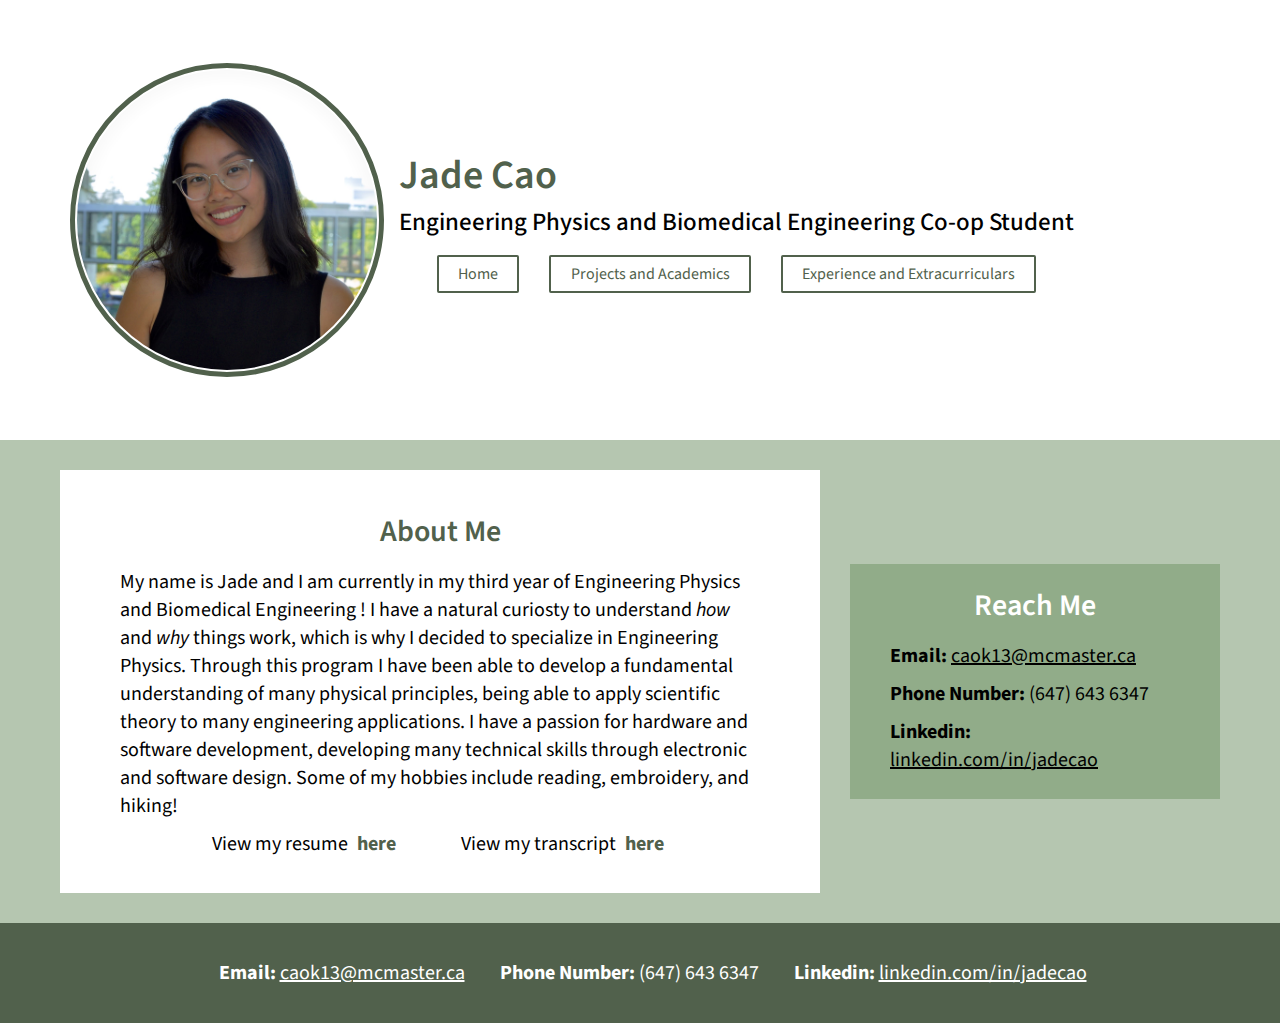
<file: index.html>
<html lang="en">
  <head>
    <meta charset="UTF-8" />
    <meta http-equiv="X-UA-Compatible" content="IE=edge" />
    <meta name="viewport" content="width=device-width, initial-scale=1.0" />
    <link rel="stylesheet" href="stylehome.css" />
    <link rel="preconnect" href="https://fonts.googleapis.com" />
    <link rel="preconnect" href="https://fonts.gstatic.com" crossorigin />
    <link
      href="https://fonts.googleapis.com/css2?family=Source+Sans+Pro:wght@400;600&display=swap"
      rel="stylesheet"
    />

    <title>Jade Cao Main Page</title>
  </head>
  <body>
    <div class="home">
      <div class="home__header-container">
        <div class="home__header-content">
          <img src="assets/headshot.jpg" alt="" class="home__image" />
          <div class="home__title-container">
            <h1 class="home__name">Jade Cao</h1>
            <p class="home__description">
              Engineering Physics and Biomedical Engineering Co-op Student
            </p>

            <div class="home__nav">
              <a class="content__button" href="index.html">
                <b>Home</b>
              </a>

              <a class="content__button" href="projects.html">
                <b>Projects and Academics</b>
              </a>

              <a class="content__button" href="experience.html">
                <b>Experience and Extracurriculars</b>
              </a>
            </div>
          </div>
        </div>
      </div>

      <div class="home__content-container">
        <div class="home__contentfirst">
          <div class="home__left-container">
            <h1 class="content__title">About Me</h1>
            <p class="content__description">
              My name is Jade and I am currently in my third year of Engineering
              Physics and Biomedical Engineering ! I have a natural curiosty to
              understand
              <i> how </i> and <i> why </i> things work, which is why I decided
              to specialize in Engineering Physics. Through this program I have
              been able to develop a fundamental understanding of many physical
              principles, being able to apply scientific theory to many
              engineering applications. I have a passion for hardware and
              software development, developing many technical skills through
              electronic and software design. Some of my hobbies include
              reading, embroidery, and hiking!
            </p>

            <div class="links">
              <p class="content__description">
                View my resume
                <a
                  class="content__description-green"
                  href="assets/"
                  target="_blank"
                >
                  <b>here</b>
                </a>
              </p>

              <p class="content__description">
                View my transcript
                <a
                  class="content__description-green"
                  href="assets/transcript.pdf"
                  target="_blank"
                >
                  <b>here</b>
                </a>
              </p>
            </div>
          </div>

          <div class="home__right-container">
            <h1 class="content__title__highlight">Reach Me</h1>
            <div class="rightcontent">
              <a class="content__description" href="mailto:caok13@mcmaster.ca">
                <b>Email:</b> <u> caok13@mcmaster.ca </u>
              </a>
              <p class="content__description">
                <b>Phone Number:</b> (647) 643 6347
              </p>
              <a
                class="content__description"
                href="https://www.linkedin.com/in/jadecao"
                target="_blank"
              >
                <b>Linkedin:</b> <u> linkedin.com/in/jadecao </u>
              </a>
            </div>
          </div>
        </div>
      </div>
      <div class="footer">
        <div class="footer-container">
          <a
            class="content__description-white"
            href="mailto:caok13@mcmaster.ca"
          >
            <b>Email:</b> <u> caok13@mcmaster.ca </u>
          </a>
          <p class="content__description-white">
            <b>Phone Number:</b> (647) 643 6347
          </p>
          <a
            class="content__description-white"
            href="https://www.linkedin.com/in/jadecao"
            target="_blank"
          >
            <b>Linkedin:</b> <u> linkedin.com/in/jadecao </u>
          </a>
        </div>
      </div>
    </div>
  </body>
</html>
</file>
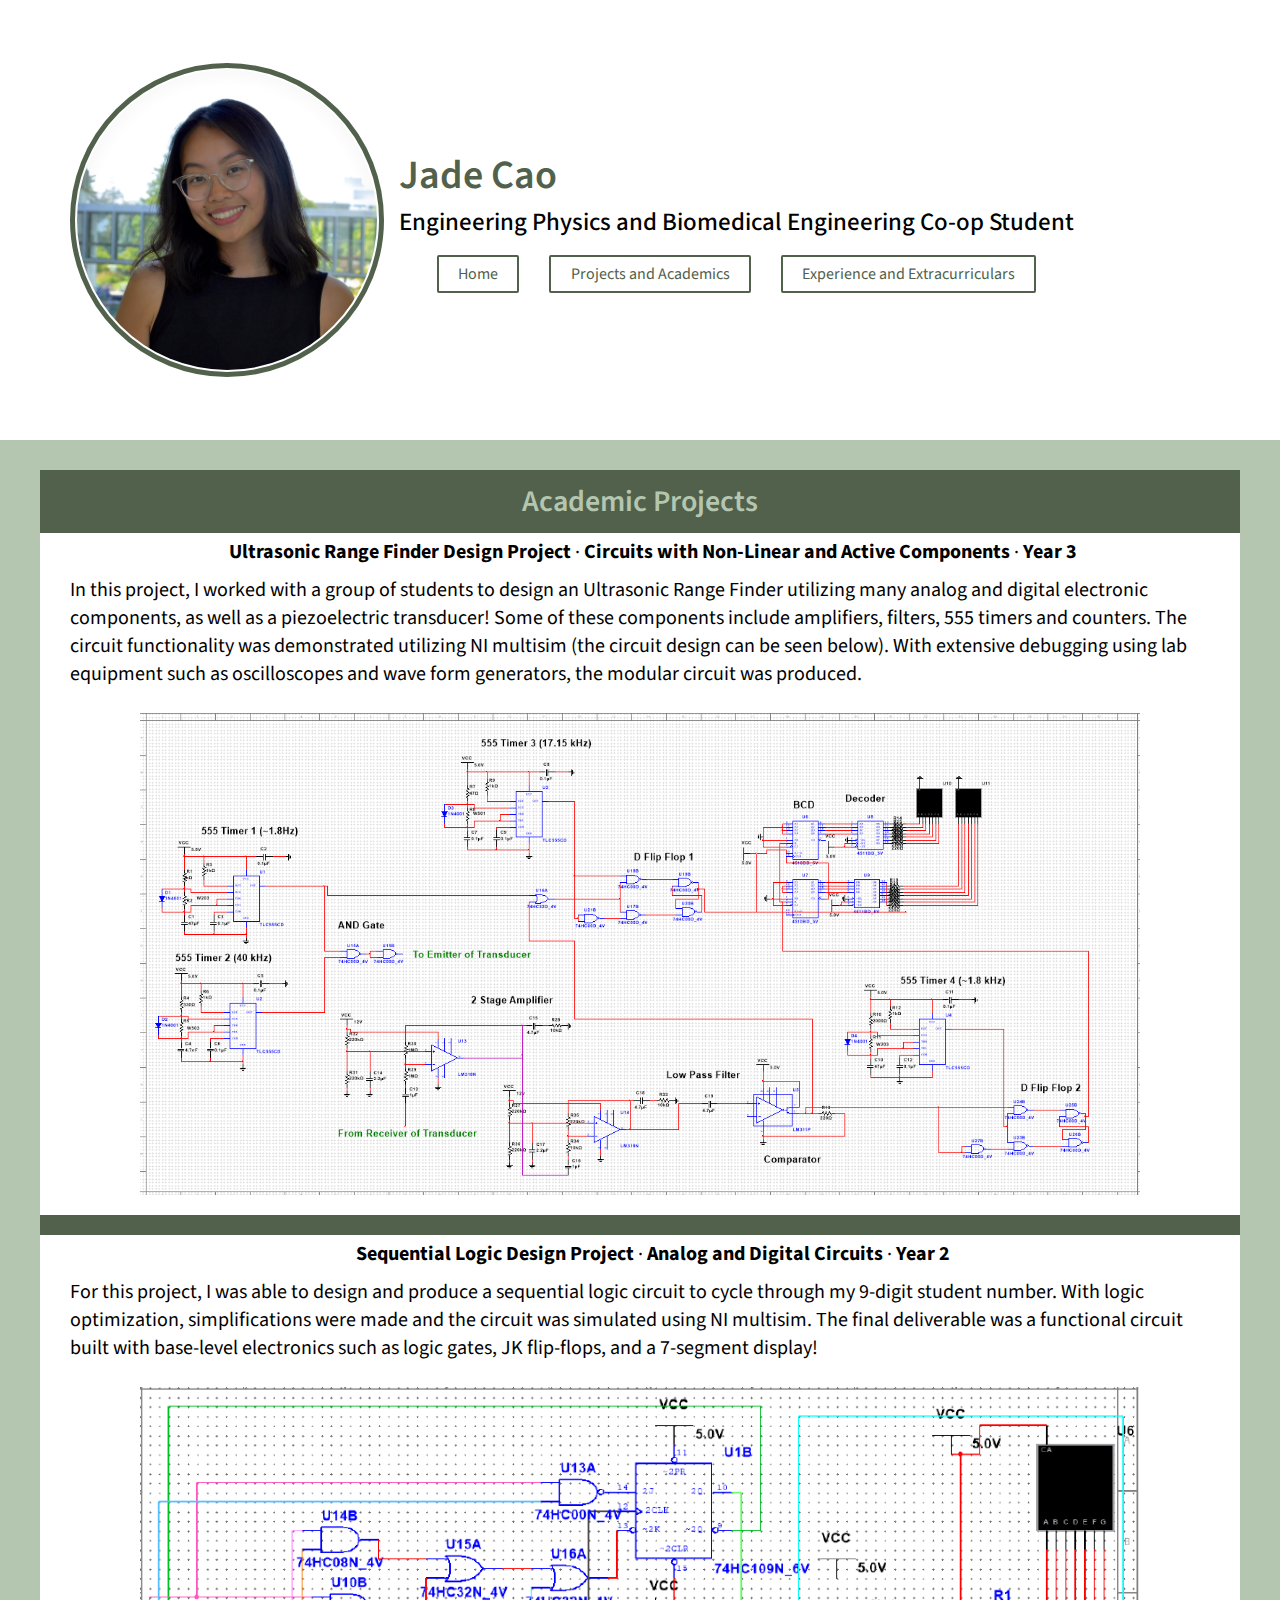
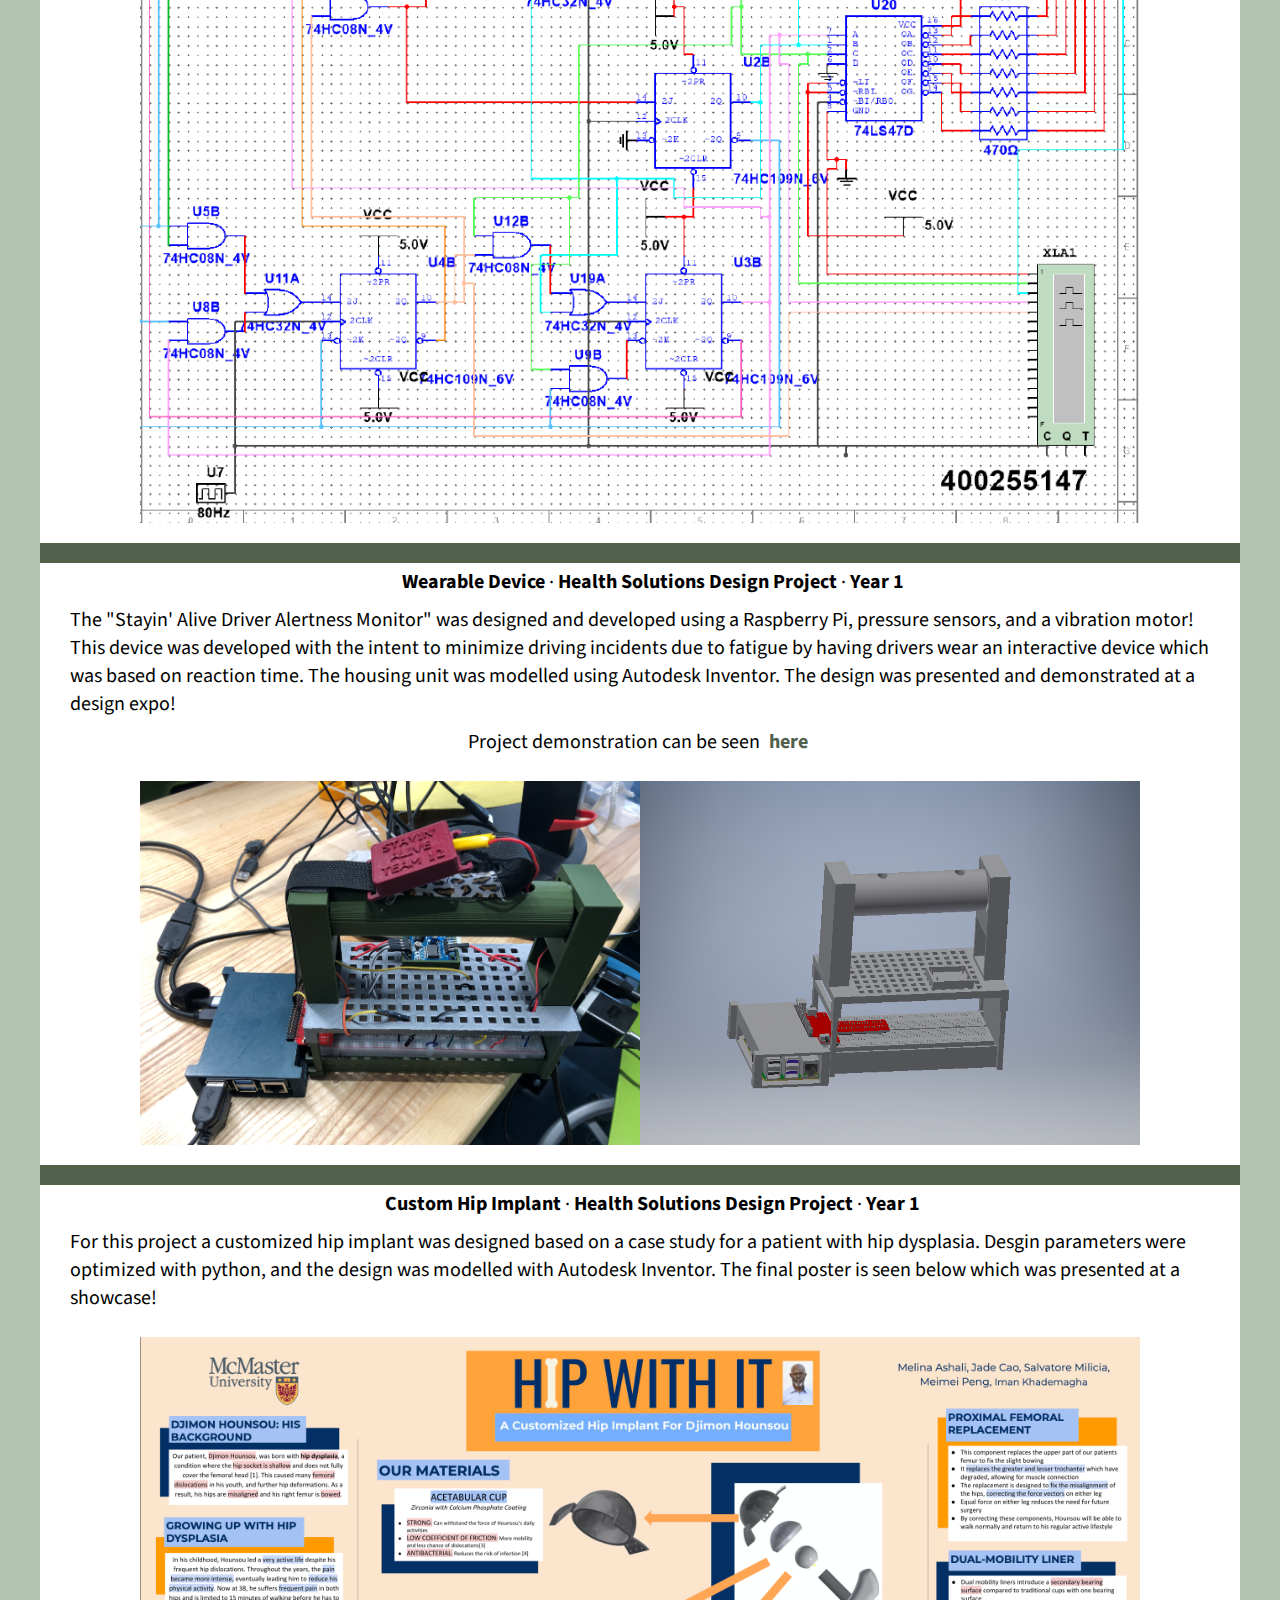
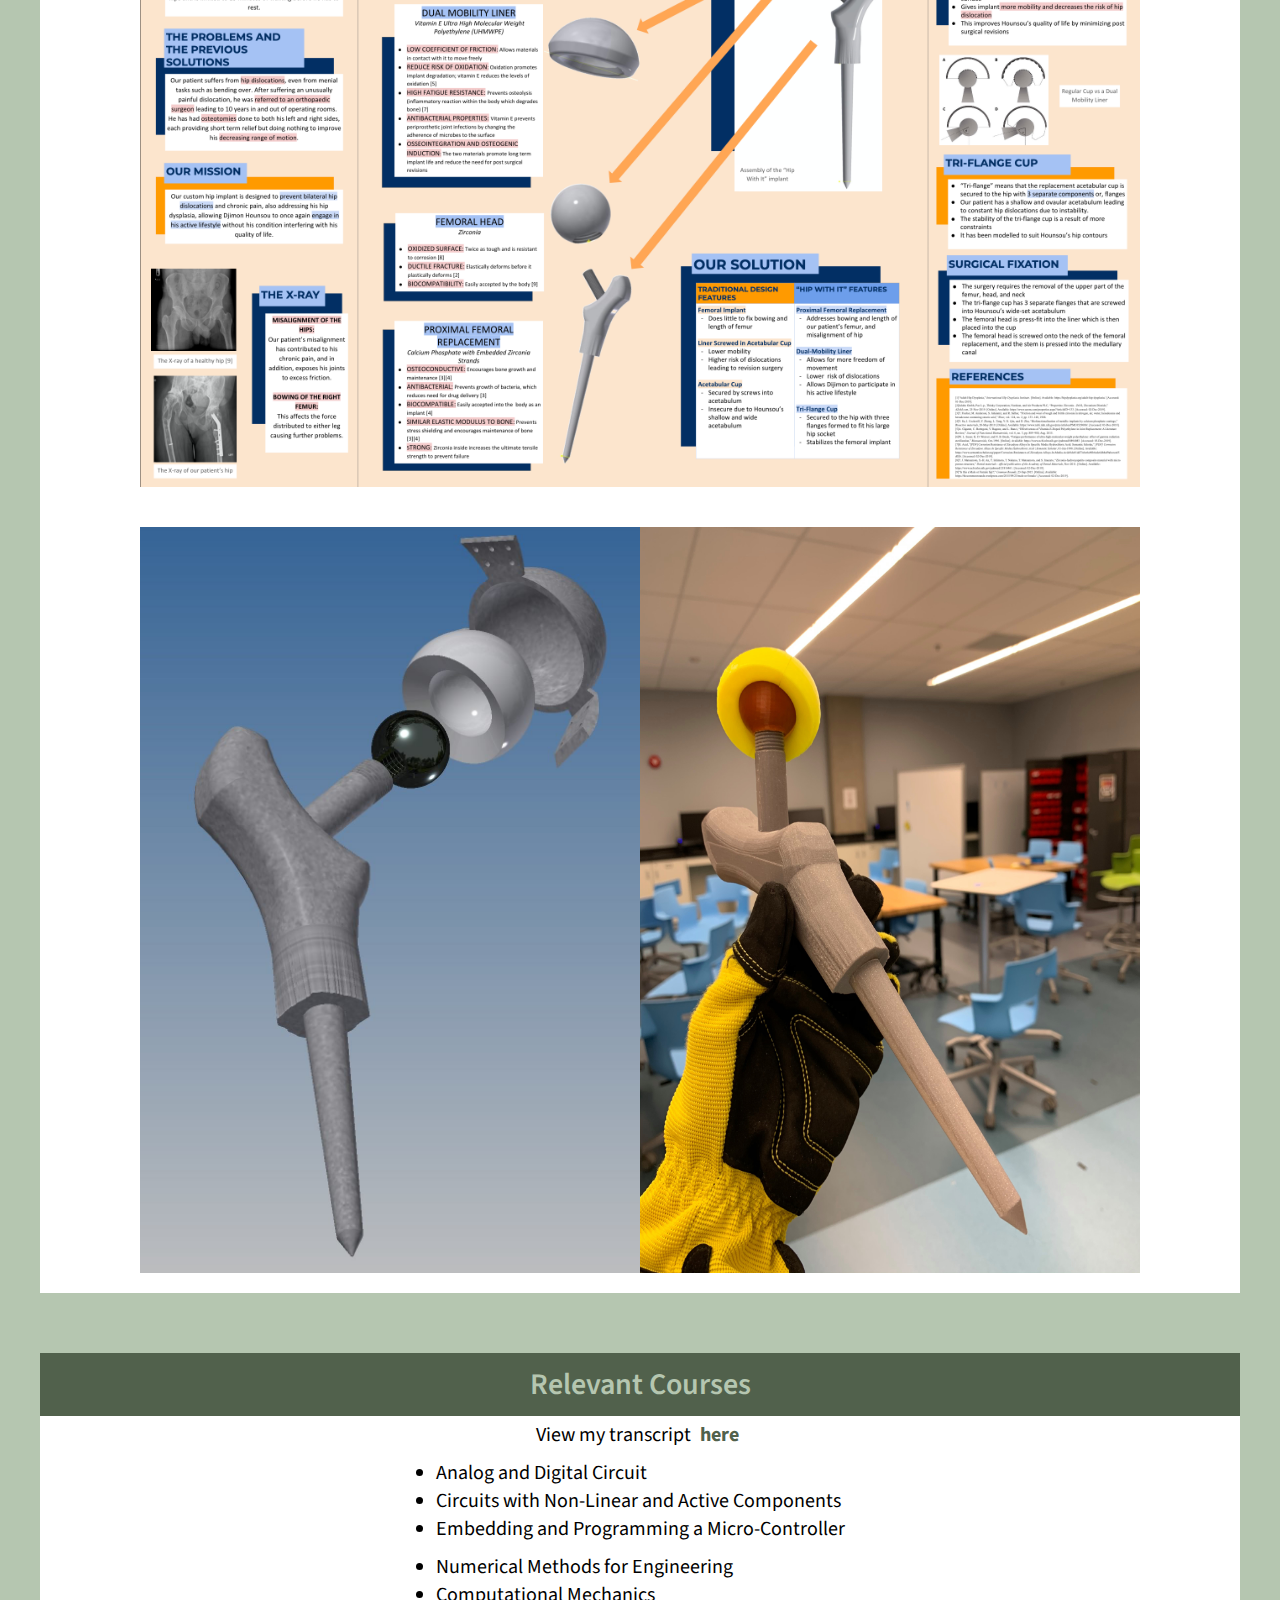
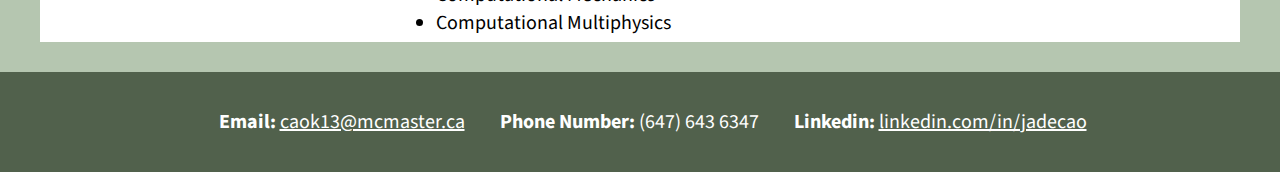
<file: projects.html>
<html lang="en">
  <head>
    <meta charset="UTF-8" />
    <meta http-equiv="X-UA-Compatible" content="IE=edge" />
    <meta name="viewport" content="width=device-width, initial-scale=1.0" />
    <link rel="stylesheet" href="styleprojects.css" />
    <link rel="preconnect" href="https://fonts.googleapis.com" />
    <link rel="preconnect" href="https://fonts.gstatic.com" crossorigin />
    <link
      href="https://fonts.googleapis.com/css2?family=Source+Sans+Pro:wght@400;600&display=swap"
      rel="stylesheet"
    />

    <title>Projects and Academics</title>
  </head>
  <body>
    <div class="home">
      <div class="home__header-container">
        <div class="home__header-content">
          <img src="assets/headshot.jpg" alt="" class="home__image" />
          <div class="home__title-container">
            <h1 class="home__name">Jade Cao</h1>
            <p class="home__description">
              Engineering Physics and Biomedical Engineering Co-op Student
            </p>
            <div class="home__nav">
              <a class="content__button" href="index.html">
                <b>Home</b>
              </a>

              <a class="content__button" href="projects.html">
                <b>Projects and Academics</b>
              </a>

              <a class="content__button" href="experience.html">
                <b>Experience and Extracurriculars</b>
              </a>
            </div>
          </div>
        </div>
      </div>

      <div class="home__content-container">
        <div class="home__contentsecond">
          <div class="home__full-container">
            <h1 class="content__title">Academic Projects</h1>
            <div class="home__full-inside">
              <p class="content__inside-title">
                <b> Ultrasonic Range Finder Design Project </b>
                <span>&#183;</span>
                <b> Circuits with Non-Linear and Active Components </b>
                <span>&#183;</span>
                <b> Year 3 </b>
              </p>
              <p class="content__description">
                In this project, I worked with a group of students to design an
                Ultrasonic Range Finder utilizing many analog and digital
                electronic components, as well as a piezoelectric transducer!
                Some of these components include amplifiers, filters, 555 timers
                and counters. The circuit functionality was demonstrated
                utilizing NI multisim (the circuit design can be seen below).
                With extensive debugging using lab equipment such as
                oscilloscopes and wave form generators, the modular circuit was
                produced.
              </p>
              <img class="image" src="assets/3BA4.png" />
            </div>

            <h1 class="content__title"></h1>

            <div class="home__full-inside">
              <p class="content__inside-title">
                <b> Sequential Logic Design Project </b>
                <span>&#183;</span>
                <b> Analog and Digital Circuits </b>
                <span>&#183;</span>
                <b> Year 2 </b>
              </p>
              <p class="content__description">
                For this project, I was able to design and produce a sequential
                logic circuit to cycle through my 9-digit student number. With
                logic optimization, simplifications were made and the circuit
                was simulated using NI multisim. The final deliverable was a
                functional circuit built with base-level electronics such as
                logic gates, JK flip-flops, and a 7-segment display!
              </p>
              <img class="image" src="assets/2EMulti.png" />
            </div>

            <h1 class="content__title"></h1>

            <div class="home__full-inside">
              <p class="content__inside-title">
                <b> Wearable Device </b>
                <span>&#183;</span>
                <b> Health Solutions Design Project </b>
                <span>&#183;</span>
                <b> Year 1 </b>
              </p>
              <p class="content__description">
                The "Stayin' Alive Driver Alertness Monitor" was designed and
                developed using a Raspberry Pi, pressure sensors, and a
                vibration motor! This device was developed with the intent to
                minimize driving incidents due to fatigue by having drivers wear
                an interactive device which was based on reaction time. The
                housing unit was modelled using Autodesk Inventor. The design
                was presented and demonstrated at a design expo!
              </p>
              <p class="content__description">
                Project demonstration can be seen
                <a
                  class="content__description-green"
                  href="https://www.youtube.com/watch?v=VpEKSJpTqUU&feature=emb_logo"
                  target="_blank"
                >
                  <b>here</b>
                </a>
              </p>
              <div class="twoimage">
                <img class="imagesmall" src="assets/staying.png" /><img
                  class="imagesmall"
                  src="assets/alive.png"
                />
              </div>
            </div>

            <h1 class="content__title"></h1>

            <div class="home__full-inside">
              <p class="content__inside-title">
                <b> Custom Hip Implant </b>
                <span>&#183;</span>
                <b> Health Solutions Design Project </b>
                <span>&#183;</span>
                <b> Year 1 </b>
              </p>
              <p class="content__description">
                For this project a customized hip implant was designed based on
                a case study for a patient with hip dysplasia. Desgin parameters
                were optimized with python, and the design was modelled with
                Autodesk Inventor. The final poster is seen below which was
                presented at a showcase!
              </p>
              <img class="image" src="assets/poster.png" />
              <div class="twoimage">
                <img class="imagesmall" src="assets/hipcad.jpg" /><img
                  class="imagesmall"
                  src="assets/cad.jpg"
                />
              </div>
            </div>
          </div>
        </div>

        <div class="home__contentsecond">
          <div class="home__full-container">
            <h1 class="content__title">Relevant Courses</h1>
            <div class="home__full-inside">
              <div class="links">
                <p class="content__description">
                  View my transcript
                  <a
                    class="content__description-green"
                    href="assets/transcript.pdf"
                    target="_blank"
                  >
                    <b>here</b>
                  </a>
                </p>
              </div>
              <div class="classesrow">
                <ul class="content__description">
                  <li>Analog and Digital Circuit</li>
                  <li>Circuits with Non-Linear and Active Components</li>
                  <li>Embedding and Programming a Micro-Controller</li>
                </ul>
                <ul class="content__description">
                  <li>Numerical Methods for Engineering</li>
                  <li>Computational Mechanics</li>
                  <li>Computational Multiphysics</li>
                </ul>
              </div>
            </div>
          </div>
        </div>
      </div>

      <div class="footer">
        <div class="footer-container">
          <a
            class="content__description-white"
            href="mailto:caok13@mcmaster.ca"
          >
            <b>Email:</b> <u> caok13@mcmaster.ca </u>
          </a>
          <p class="content__description-white">
            <b>Phone Number:</b> (647) 643 6347
          </p>
          <a
            class="content__description-white"
            href="https://www.linkedin.com/in/jadecao"
            target="_blank"
          >
            <b>Linkedin:</b> <u> linkedin.com/in/jadecao </u>
          </a>
        </div>
      </div>
    </div>

    <script>
      // Open the Modal
      function openModal() {
        document.getElementById("myModal").style.display = "block";
      }

      // Close the Modal
      function closeModal() {
        document.getElementById("myModal").style.display = "none";
      }

      var slideIndex = 1;
      showSlides(slideIndex);

      // Next/previous controls
      function plusSlides(n) {
        showSlides((slideIndex += n));
      }

      // Thumbnail image controls
      function currentSlide(n) {
        showSlides((slideIndex = n));
      }

      function showSlides(n) {
        var i;
        var slides = document.getElementsByClassName("mySlides");
        var dots = document.getElementsByClassName("demo");
        var captionText = document.getElementById("caption");
        if (n > slides.length) {
          slideIndex = 1;
        }
        if (n < 1) {
          slideIndex = slides.length;
        }
        for (i = 0; i < slides.length; i++) {
          slides[i].style.display = "none";
        }
        for (i = 0; i < dots.length; i++) {
          dots[i].className = dots[i].className.replace(" active", "");
        }
        slides[slideIndex - 1].style.display = "block";
        dots[slideIndex - 1].className += " active";
        captionText.innerHTML = dots[slideIndex - 1].alt;
      }
    </script>
  </body>
</html>
</file>
<file: stylehome.css>
html,
body {
  margin: 0;
  padding: 0;
  overflow-x: 0;
  overflow-y: 0;
}

* {
  margin: 0;
  padding: 0;
}

.home {
  /* border: solid 5px black; */
  display: flex;
  flex-direction: column;
  /* justify-content: center; */
  /* align-items: center; */
  /* height: 100%; */
  width: 100%;
  background: #b5c6b0;
}

.home__header-container {
  /* border: solid 5px green; */
  display: flex;
  justify-content: start;
  /* align-items: center; */
  height: 400px;
  /* width: 100%; */
  background: white;
  padding: 20px;
  top: 0;
}

.home__header-content {
  /* border: solid 4px pink; */
  display: flex;
  justify-content: center;
  align-items: center;
  margin-left: 50px;
}

.home__title-container {
  /* border: solid 5px red; */
  display: flex;
  flex-direction: column;
  margin-left: 15px;
  justify-content: start;
}

.home__name {
  font-family: "Source Sans Pro", sans-serif;
  font-weight: 600;
  font-size: 40px;
  color: #51614c;
}

.home__description {
  font-family: "Source Sans Pro", sans-serif;
  font-weight: 500;
  font-size: 25px;
}

.home__nav {
  /* border: solid 5px yellow; */
  display: flex;
  flex-direction: row;
  justify-content: center;
  margin-top: 15px;
}

.content__button {
  display: inline-block;
  padding: 0.35em 1.2em;
  border: 2px solid #51614c;
  font-family: "Source Sans Pro", sans-serif;
  margin: 0px 15px;
  border-radius: 0.12em;
  box-sizing: border-box;
  text-decoration: none;
  font-weight: 300;
  color: #51614c;
  text-align: center;
  transition: all 0.2s;
}
.content__button:hover {
  color: white;
  background-color: #51614c;
}

.home__image {
  width: 300px;
  border-radius: 50%;
  border: 5px solid #51614c;
  padding: 2px;
}

.home__content-container {
  /* border: solid 2px blue; */
  display: flex;
  justify-content: start;
  align-items: center;
  height: 100%;
  width: 100%;

  flex-direction: column;
}

.home__contentfirst {
  /* border: solid 5px yellow; */
  display: flex;
  flex-direction: row;
  justify-content: center;
  align-items: center;
  width: 100%;
  margin: 30px;
}

.home__left-container {
  background: white;
  display: flex;
  justify-content: center;
  align-items: center;
  flex-direction: column;
  padding: 30px;
  width: 700px;
  margin-right: 15px;
}

.home__right-container {
  background: #91ac89;
  display: flex;
  justify-content: start;
  align-items: center;
  flex-direction: column;
  padding: 10px;
  width: 350px;
  margin-left: 15px;
  /* border: solid 2px red; */
}

.rightcontent {
  /* border: solid 2px black; */
  display: flex;
  flex-direction: column;
  justify-content: center;
  align-content: center;
  margin-bottom: 10px;
}

.home__contentsecond {
  /* border: solid 5px purple; */
  display: flex;
  justify-content: center;
  align-items: center;
  flex-direction: column;
  width: 1200px;
  margin: 30px;
}

.home__full-container {
  background: #51614c;
  display: flex;
  flex-direction: column;
  justify-content: start;
  align-items: center;
  width: 100%;
}

.content__title__highlight {
  font-family: "Source Sans Pro", sans-serif;
  font-weight: 600;
  font-size: 30px;
  /* background-color: lightgray; */
  padding: 10px;
  color: white;
}

.content__title {
  font-family: "Source Sans Pro", sans-serif;
  font-weight: 600;
  font-size: 30px;
  /* background-color: lightgray; */
  padding: 10px;
  color: #51614c;
}

.content__description {
  font-family: "Source Sans Pro", sans-serif;
  font-weight: 400;
  font-size: 20px;
  padding: 5px;
  color: black;
  text-decoration: none;
  justify-content: start;
  margin-left: 25px;
  margin-right: 25px;
}

.home__full-inside {
  background: white;
  display: flex;
  flex-direction: column;
  justify-content: start;
  align-items: start;
  width: 100%;
  border: 5px #51614c;
}

.content__inside-title {
  font-family: "Source Sans Pro", sans-serif;
  font-weight: 400;
  font-size: 20px;
  padding: 5px;
  color: black;
  text-decoration: none;
  justify-content: start;
  margin-left: 25px;
}

.content__description-white {
  font-family: "Source Sans Pro", sans-serif;
  font-weight: 400;
  font-size: 20px;
  padding: 5px;
  color: white;
  text-decoration: none;
  justify-content: start;
  margin-left: 25px;
}

.content__description-green {
  font-family: "Source Sans Pro", sans-serif;
  font-weight: 400;
  font-size: 20px;
  padding: 5px;
  color: #51614c;
  text-decoration: none;
  justify-content: start;
  margin-left: 0px;
}
.links {
  display: flex;
  justify-content: center;
  align-items: center;
  /* border: solid 2px black; */
  width: 100%;
}

.footer {
  display: flex;
  flex-direction: column;
  justify-content: center;
  align-content: center;
  width: 100%;
  background-color: #51614c;
  height: 100px;
  /* border: solid 2px red; */
}

.footer-container {
  display: flex;
  flex-direction: row;
  justify-content: center;
  align-content: center;
}

@media screen and (max-width: 1000px) {
  .home__contentfirst {
    flex-direction: column;
  }

  .home__left-container {
    width: 450px;
  }

  .home__right-container {
    margin: 20px;
  }

  .home__header-content {
    flex-direction: column;
    align-items: center;
    justify-content: center;
    padding-bottom: 100px;
  }

  .home__title-container {
    /* border: solid 5px red; */
    display: flex;
    flex-direction: column;
    margin-left: 15px;
    justify-content: center;
    align-items: center;
  }
}

@media screen and (max-width: 550px) {
  .home__contentfirst {
    flex-direction: column;
  }

  .home__left-container {
    background: white;
    display: flex;
    justify-content: center;
    align-items: center;
    flex-direction: column;
    padding: 30px;
    width: 300px;
    margin-right: 0px;
  }

  .home__right-container {
    background: #91ac89;
    display: flex;
    justify-content: start;
    align-items: center;
    flex-direction: column;
    padding: 10px;
    width: 300px;
    margin-left: 0px;
    /* border: solid 2px red; */
  }

  .home__header-content {
    flex-direction: column;
    align-items: center;
    justify-content: center;
    padding-bottom: 100px;
  }

  .home__title-container {
    /* border: solid 5px red; */
    display: flex;
    flex-direction: column;
    margin-left: 0px;
    justify-content: center;
    align-items: center;
  }

  .home {
    /* border: solid 5px black; */
    display: flex;
    flex-direction: column;
    /* justify-content: center; */
    /* align-items: center; */
    /* height: 100%; */
    width: 550px;
    background: #b5c6b0;
  }

  .footer {
    display: flex;
    flex-direction: column;
    justify-content: center;
    align-content: center;
    width: 550px;
    background-color: #51614c;
    height: 100px;
    /* border: solid 2px red; */
  }

  .footer-container {
    display: flex;
    flex-direction: row;
    justify-content: center;
    align-content: center;
    width: 550px;
  }
}
</file>
<file: styleprojects.css>
tml,
body {
  margin: 0;
  padding: 0;
}

* {
  margin: 0;
  padding: 0;
}

.home {
  /* border: solid 5px black; */
  display: flex;
  flex-direction: column;
  /* justify-content: center; */
  /* align-items: center; */
  /* height: 100%; */
  width: 100%;
  background: #b5c6b0;
}

.home__header-container {
  /* border: solid 5px green; */
  display: flex;
  justify-content: start;
  /* align-items: center; */
  height: 400px;
  /* width: 100%; */
  background: white;
  padding: 20px;
  top: 0;
}

.home__header-content {
  /* border: solid 4px pink; */
  display: flex;
  justify-content: center;
  align-items: center;
  margin-left: 50px;
}

.home__title-container {
  /* border: solid 5px red; */
  display: flex;
  flex-direction: column;
  margin-left: 15px;
  justify-content: start;
}

.home__name {
  font-family: "Source Sans Pro", sans-serif;
  font-weight: 600;
  font-size: 40px;
  color: #51614c;
}

.home__description {
  font-family: "Source Sans Pro", sans-serif;
  font-weight: 500;
  font-size: 25px;
}

.home__nav {
  /* border: solid 5px yellow; */
  display: flex;
  flex-direction: row;
  justify-content: center;
  margin-top: 15px;
}

.content__button {
  display: inline-block;
  padding: 0.35em 1.2em;
  border: 2px solid #51614c;
  font-family: "Source Sans Pro", sans-serif;
  margin: 0px 15px;
  border-radius: 0.12em;
  box-sizing: border-box;
  text-decoration: none;
  font-weight: 300;
  color: #51614c;
  text-align: center;
  transition: all 0.2s;
}
.content__button:hover {
  color: white;
  background-color: #51614c;
}

.home__image {
  width: 300px;
  border-radius: 50%;
  border: 5px solid #51614c;
  padding: 2px;
}

.home__content-container {
  /* border: solid 2px blue; */
  display: flex;
  justify-content: start;
  align-items: center;
  height: 100%;
  width: 100%;

  flex-direction: column;
}

.home__contentfirst {
  /* border: solid 5px yellow; */
  display: flex;
  flex-direction: row;
  justify-content: center;
  width: 100%;
  margin: 5px;
}

.home__left-container {
  background: white;
  display: flex;
  justify-content: center;
  align-items: center;
  flex-direction: column;
  padding: 30px;
  width: 700px;
  margin-right: 15px;
}

.home__right-container {
  background: #91ac89;
  display: flex;
  justify-content: center;
  align-items: center;
  flex-direction: column;
  padding: 20px;
  width: 300px;
  margin-left: 15px;
}

.home__contentsecond {
  /* border: solid 5px purple; */
  display: flex;
  justify-content: center;
  align-items: center;
  flex-direction: column;
  width: 1200px;
  margin: 30px;
}

.home__full-container {
  background: #51614c;
  display: flex;
  flex-direction: column;
  justify-content: start;
  align-items: center;
  width: 100%;
}

.content__title__highlight {
  font-family: "Source Sans Pro", sans-serif;
  font-weight: 600;
  font-size: 30px;
  background-color: lightgray;
  padding: 10px;
  color: white;
}

.content__title {
  font-family: "Source Sans Pro", sans-serif;
  font-weight: 600;
  font-size: 30px;
  /* background-color: lightgray; */
  padding: 10px;
  color: #b5c6b0;
}

.content__description {
  font-family: "Source Sans Pro", sans-serif;
  font-weight: 400;
  font-size: 20px;
  padding: 5px;
  color: black;
  text-decoration: none;
  justify-content: start;
  margin-left: 25px;
  margin-right: 25px;
}

.home__full-inside {
  background: white;
  display: flex;
  flex-direction: column;
  justify-content: center;
  align-items: center;
  width: 100%;
  border: 5px #51614c;
}

.content__inside-title {
  font-family: "Source Sans Pro", sans-serif;
  font-weight: 400;
  font-size: 20px;
  padding: 5px;
  color: black;
  text-decoration: none;
  justify-content: start;
  margin-left: 25px;
}

.content__description-white {
  font-family: "Source Sans Pro", sans-serif;
  font-weight: 400;
  font-size: 20px;
  padding: 5px;
  color: white;
  text-decoration: none;
  justify-content: start;
  margin-left: 25px;
}

.content__description-green {
  font-family: "Source Sans Pro", sans-serif;
  font-weight: 400;
  font-size: 20px;
  padding: 5px;
  color: #51614c;
  text-decoration: none;
  justify-content: start;
  margin-left: 0px;
}
.links {
  display: flex;
  justify-content: center;
  align-items: center;
  /* border: solid 2px black; */
  width: 100%;
}

.footer {
  display: flex;
  flex-direction: column;
  justify-content: center;
  align-content: center;
  width: 100%;
  background-color: #51614c;
  height: 100px;
  /* border: solid 2px red; */
}

.footer-container {
  display: flex;
  flex-direction: row;
  justify-content: center;
  align-content: center;
}

.image {
  width: 1000px;
  margin: 20px 0px;
}
.twoimage {
  display: flex;
  flex-direction: row;
  justify-content: center;
  align-content: center;
}
.imagesmall {
  width: 500px;
  margin: 20px 0px;
}
</file>
